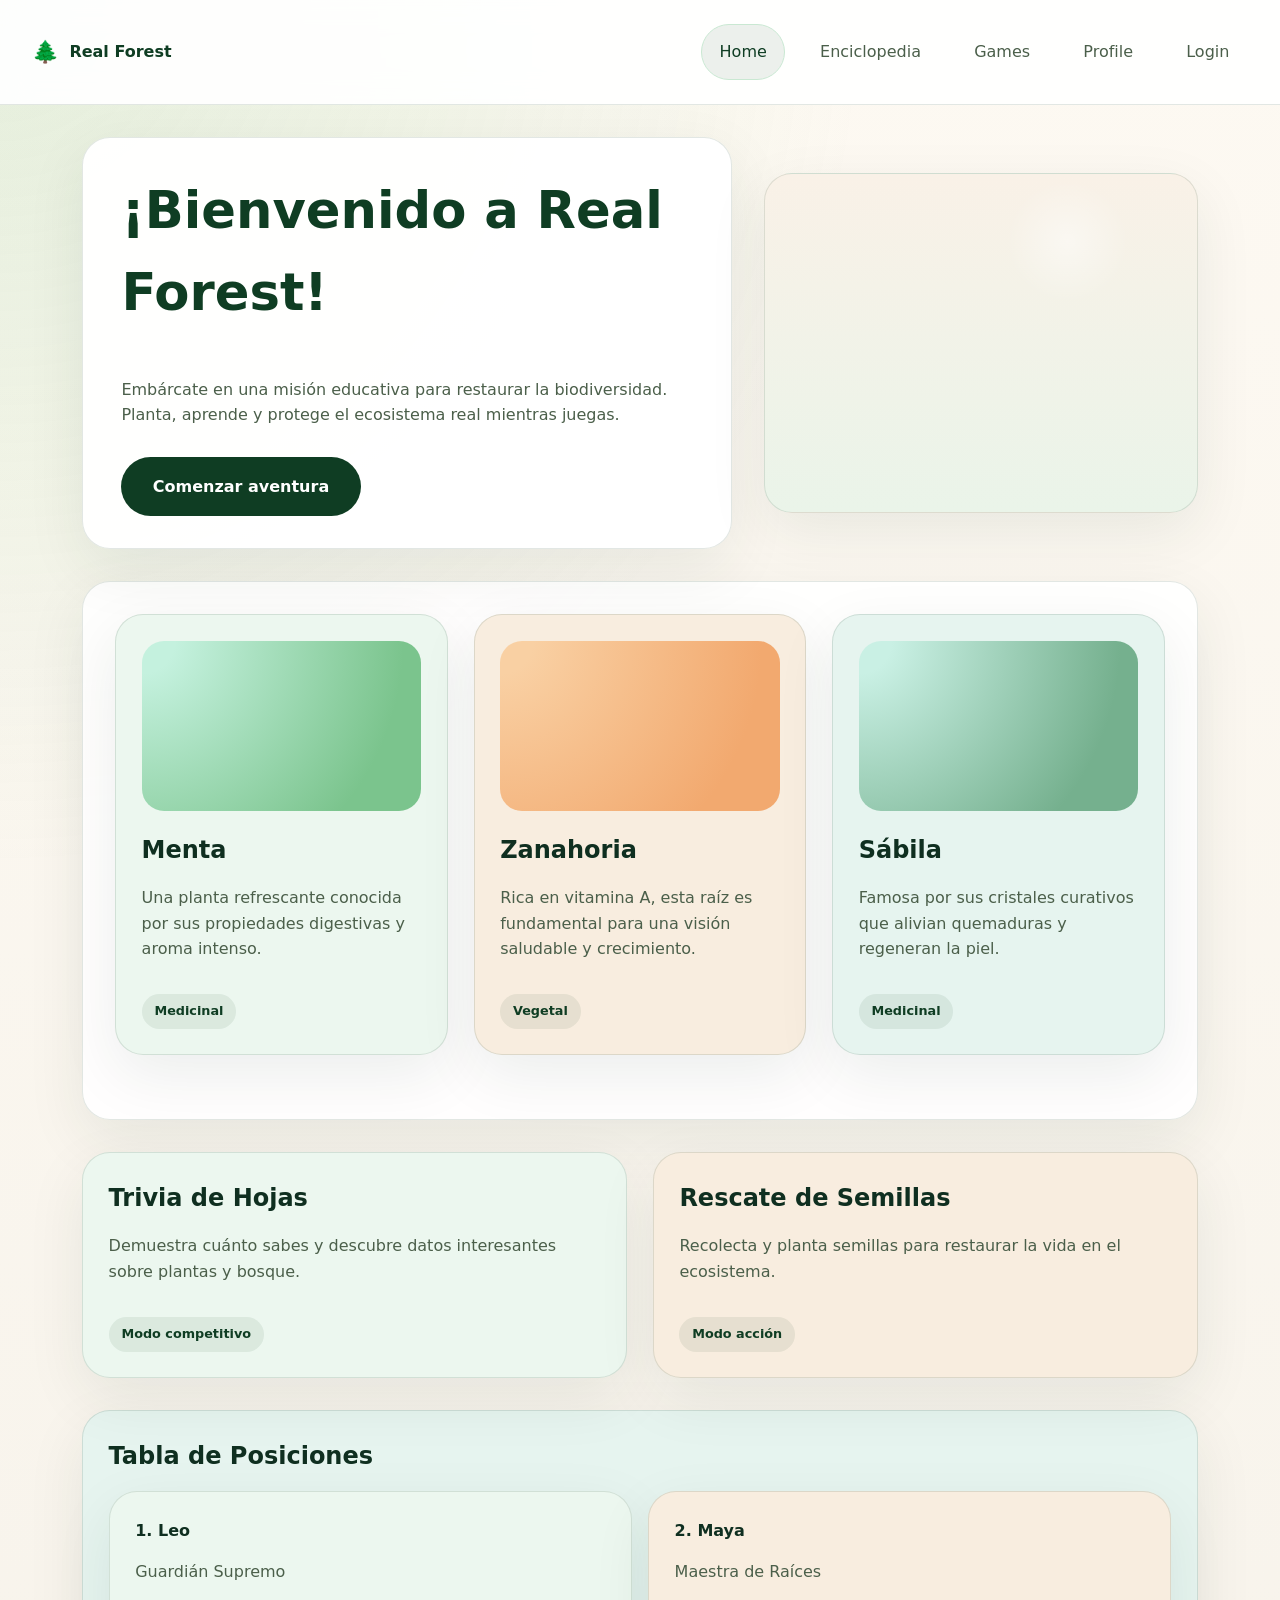
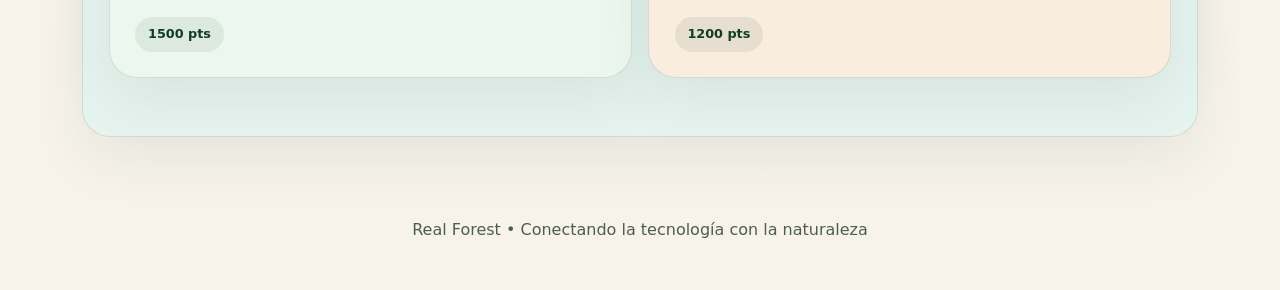
<file: index.html>
<!DOCTYPE html>
<html lang="es">
<head>
    <meta charset="UTF-8">
    <meta name="viewport" content="width=device-width, initial-scale=1.0">
    <title>Real Forest | Home</title>
    <link rel="stylesheet" href="styles.css">
</head>
<body>
    <header class="topbar">
        <div class="brand">
            <span class="brand-icon">🌲</span>
            <span>Real Forest</span>
        </div>
        <nav class="main-nav">
            <a href="index.html" class="active">Home</a>
            <a href="encyclopedia.html">Enciclopedia</a>
            <a href="games.html">Games</a>
            <a href="profile.html">Profile</a>
            <a href="/login/login.html">Login</a>
        </nav>
    </header>

    <main class="page home-page">
        <section class="hero">
            <div class="hero-copy">
                <h1>¡Bienvenido a Real Forest!</h1>
                <p id="welcome-info">Embárcate en una misión educativa para restaurar la biodiversidad. Planta, aprende y protege el ecosistema real mientras juegas.</p>
                <a id="begin-adventure" class="cta-button">Comenzar aventura</a>
            </div>
            <div class="hero-card">
                <div class="hero-figure"></div>
            </div>
        </section>

        <section class="section section-intro">
            <div class="section-row grid-three">
                <article class="feature-card card-mint">
                    <div class="card-image card-image-mint"></div>
                    <h2>Menta</h2>
                    <p>Una planta refrescante conocida por sus propiedades digestivas y aroma intenso.</p>
                    <span class="tag">Medicinal</span>
                </article>
                <article class="feature-card card-peach">
                    <div class="card-image card-image-carrot"></div>
                    <h2>Zanahoria</h2>
                    <p>Rica en vitamina A, esta raíz es fundamental para una visión saludable y crecimiento.</p>
                    <span class="tag">Vegetal</span>
                </article>
                <article class="feature-card card-seafoam">
                    <div class="card-image card-image-sabila"></div>
                    <h2>Sábila</h2>
                    <p>Famosa por sus cristales curativos que alivian quemaduras y regeneran la piel.</p>
                    <span class="tag">Medicinal</span>
                </article>
            </div>
        </section>

        <section class="grid-two">
            <article class="feature-card card-mint">
                <h2>Trivia de Hojas</h2>
                <p>Demuestra cuánto sabes y descubre datos interesantes sobre plantas y bosque.</p>
                <span class="small-tag">Modo competitivo</span>
            </article>
            <article class="feature-card card-peach">
                <h2>Rescate de Semillas</h2>
                <p>Recolecta y planta semillas para restaurar la vida en el ecosistema.</p>
                <span class="small-tag">Modo acción</span>
            </article>
        </section>

        <section class="feature-card card-seafoam">
            <h2>Tabla de Posiciones</h2>
            <div class="grid-two" style="gap: 1rem; margin-top: 1rem;">
                <div class="feature-card card-mint">
                    <strong>1. Leo</strong>
                    <p>Guardián Supremo</p>
                    <span class="tag">1500 pts</span>
                </div>
                <div class="feature-card card-peach">
                    <strong>2. Maya</strong>
                    <p>Maestra de Raíces</p>
                    <span class="tag">1200 pts</span>
                </div>
            </div>
        </section>
    </main>

    <footer class="page-footer">
        <p>Real Forest • Conectando la tecnología con la naturaleza</p>
    </footer>
    <script type="module" src="js/script.js" defer></script>
</body>
</html>
</file>
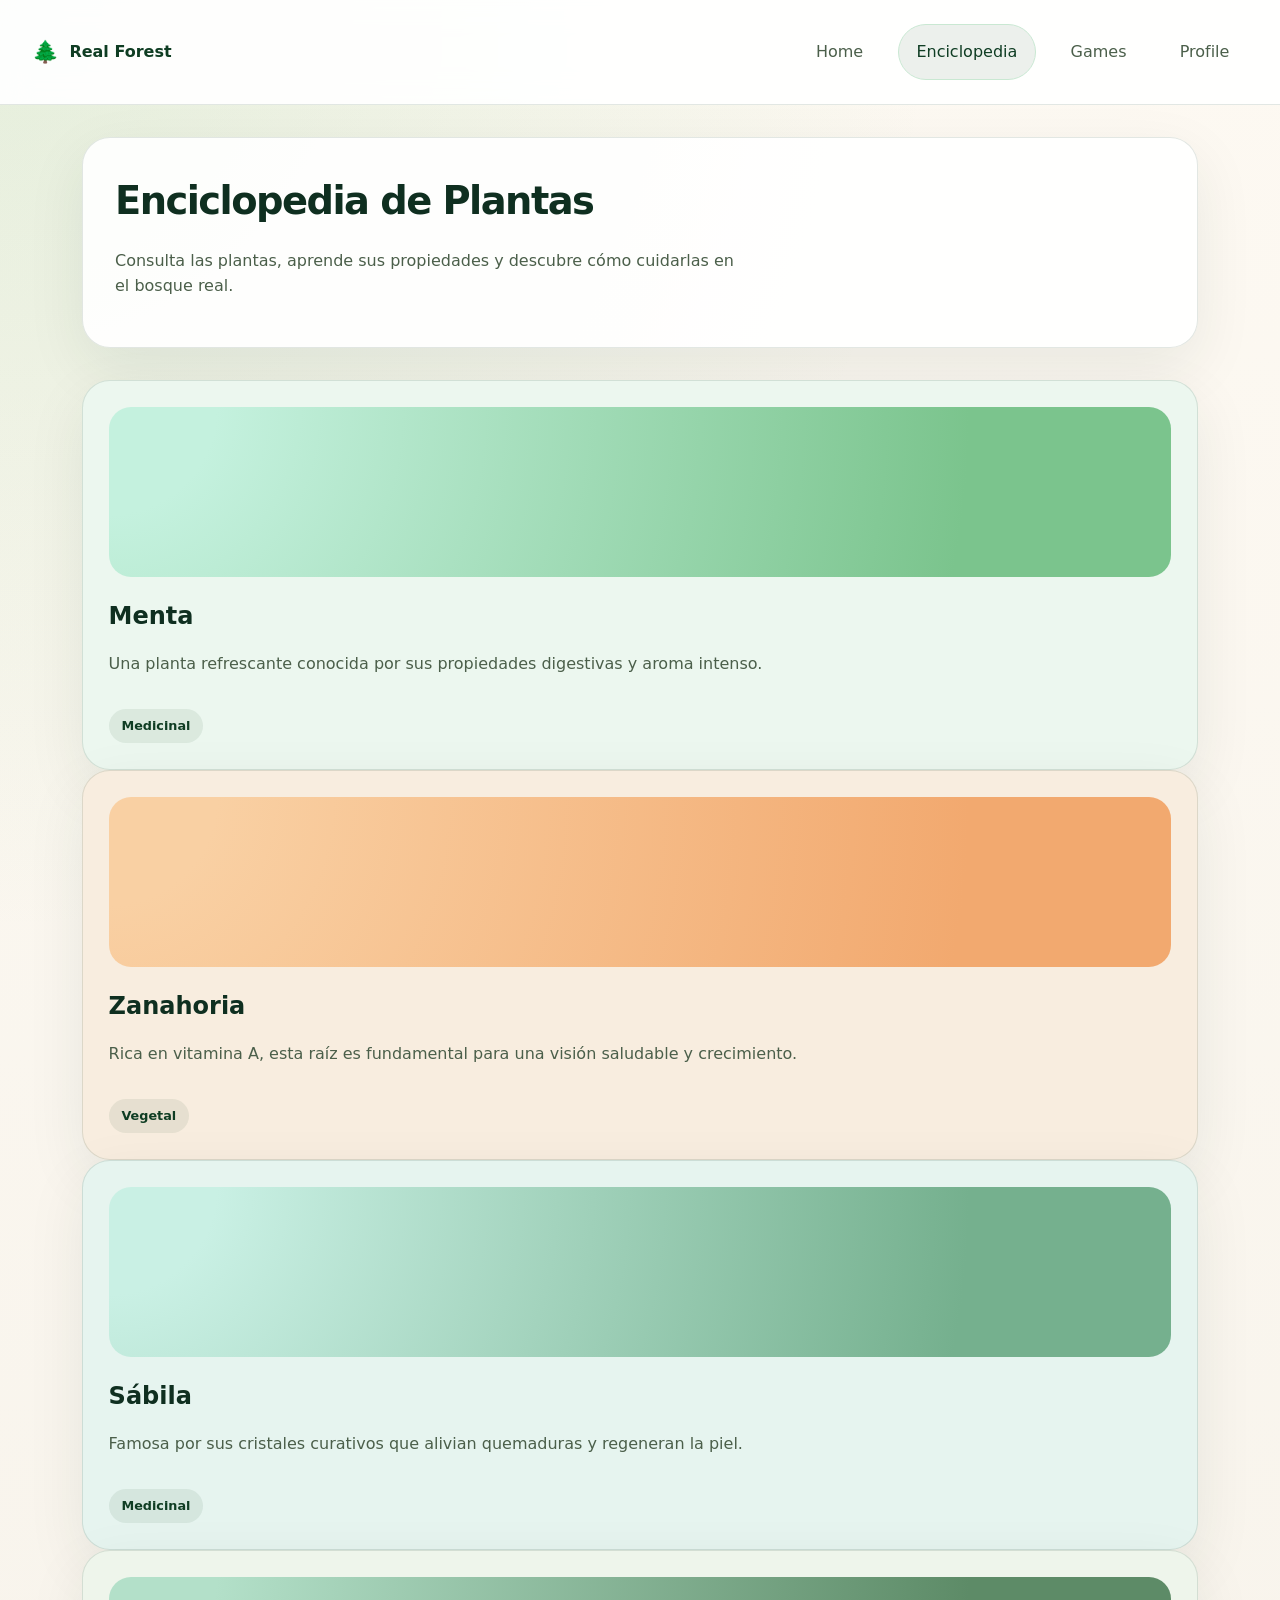
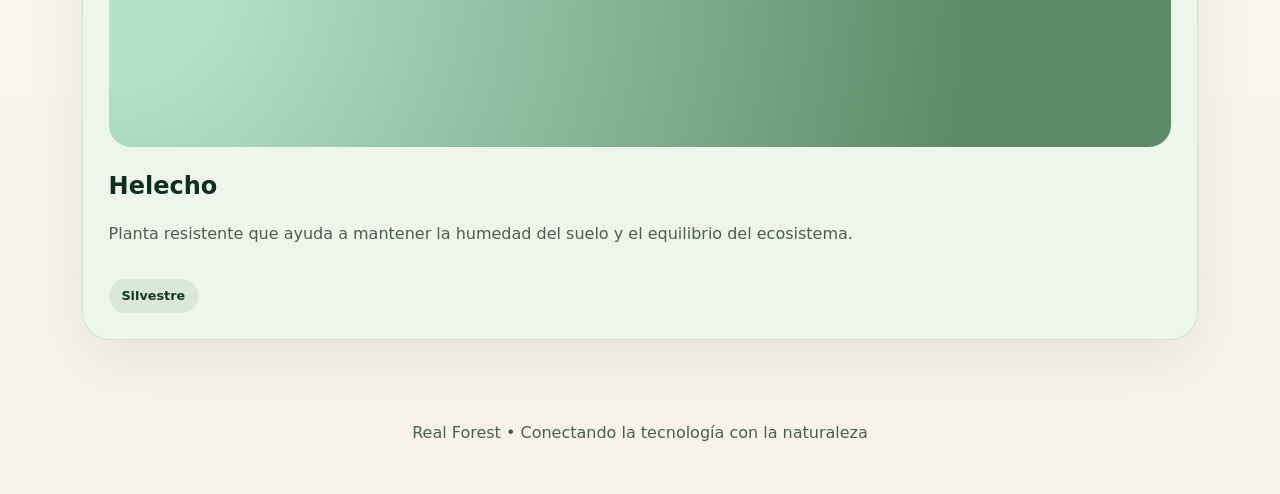
<file: encyclopedia.html>
<!DOCTYPE html>
<html lang="es">
<head>
    <meta charset="UTF-8">
    <meta name="viewport" content="width=device-width, initial-scale=1.0">
    <title>Real Forest | Enciclopedia</title>
    <link rel="stylesheet" href="styles.css">
</head>
<body>
    <header class="topbar">
        <div class="brand">
            <span class="brand-icon">🌲</span>
            <span>Real Forest</span>
        </div>
        <nav class="main-nav">
            <a href="index.html">Home</a>
            <a href="encyclopedia.html" class="active">Enciclopedia</a>
            <a href="games.html">Games</a>
            <a href="profile.html">Profile</a>
        </nav>
    </header>

    <main class="page encyclopedia-page">
        <section class="section section-intro">
            <h1>Enciclopedia de Plantas</h1>
            <p>Consulta las plantas, aprende sus propiedades y descubre cómo cuidarlas en el bosque real.</p>
        </section>

        <section class="card-grid">
            <article class="feature-card card-mint">
                <div class="card-image card-image-mint"></div>
                <h2>Menta</h2>
                <p>Una planta refrescante conocida por sus propiedades digestivas y aroma intenso.</p>
                <span class="tag">Medicinal</span>
            </article>
            <article class="feature-card card-peach">
                <div class="card-image card-image-carrot"></div>
                <h2>Zanahoria</h2>
                <p>Rica en vitamina A, esta raíz es fundamental para una visión saludable y crecimiento.</p>
                <span class="tag">Vegetal</span>
            </article>
            <article class="feature-card card-seafoam">
                <div class="card-image card-image-sabila"></div>
                <h2>Sábila</h2>
                <p>Famosa por sus cristales curativos que alivian quemaduras y regeneran la piel.</p>
                <span class="tag">Medicinal</span>
            </article>
            <article class="feature-card card-forest">
                <div class="card-image card-image-fern"></div>
                <h2>Helecho</h2>
                <p>Planta resistente que ayuda a mantener la humedad del suelo y el equilibrio del ecosistema.</p>
                <span class="tag">Silvestre</span>
            </article>
        </section>
    </main>

    <footer class="page-footer">
        <p>Real Forest • Conectando la tecnología con la naturaleza</p>
    </footer>
    <script type="module" src="js/script.js" defer></script>
</body>
</html>
</file>
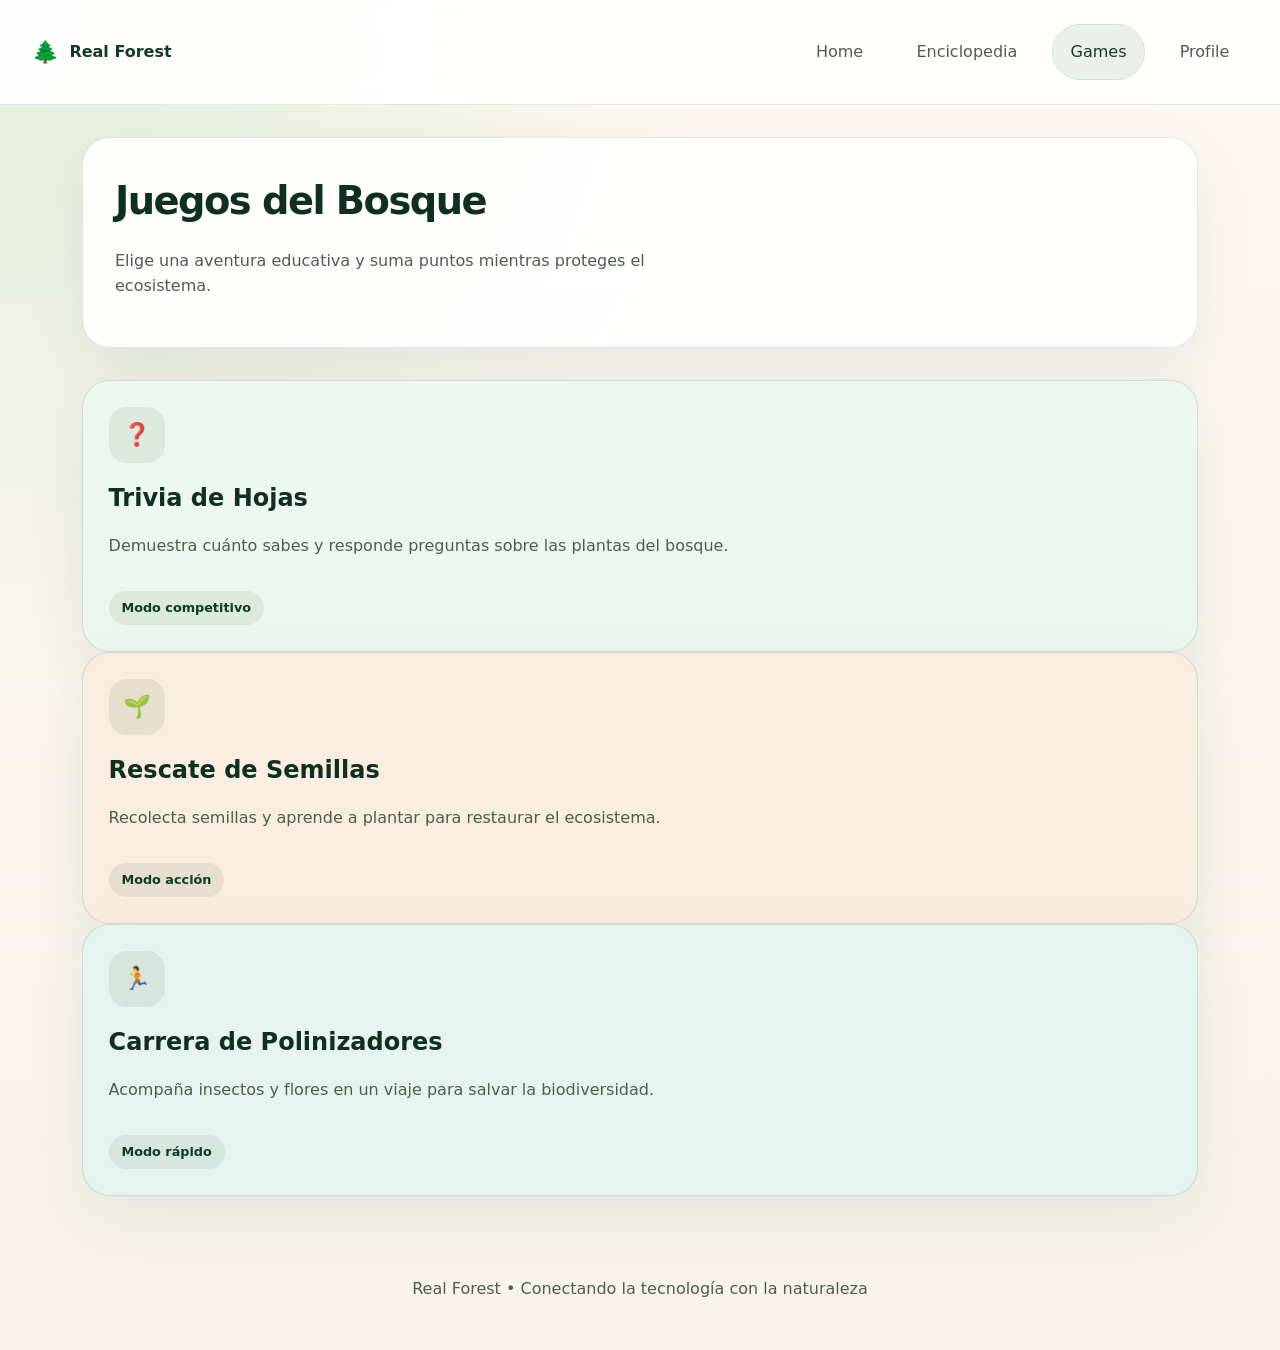
<file: games.html>
<!DOCTYPE html>
<html lang="es">
<head>
    <meta charset="UTF-8">
    <meta name="viewport" content="width=device-width, initial-scale=1.0">
    <title>Real Forest | Games</title>
    <link rel="stylesheet" href="styles.css">
</head>
<body>
    <header class="topbar">
        <div class="brand">
            <span class="brand-icon">🌲</span>
            <span>Real Forest</span>
        </div>
        <nav class="main-nav">
            <a href="index.html">Home</a>
            <a href="encyclopedia.html">Enciclopedia</a>
            <a href="games.html" class="active">Games</a>
            <a href="profile.html">Profile</a>
        </nav>
    </header>

    <main class="page games-page">
        <section class="section section-intro">
            <h1>Juegos del Bosque</h1>
            <p>Elige una aventura educativa y suma puntos mientras proteges el ecosistema.</p>
        </section>

        <section class="game-grid">
            <article class="game-card card-mint">
                <div class="game-icon">❓</div>
                <h2>Trivia de Hojas</h2>
                <p>Demuestra cuánto sabes y responde preguntas sobre las plantas del bosque.</p>
                <span class="small-tag">Modo competitivo</span>
            </article>
            <article class="game-card card-peach">
                <div class="game-icon">🌱</div>
                <h2>Rescate de Semillas</h2>
                <p>Recolecta semillas y aprende a plantar para restaurar el ecosistema.</p>
                <span class="small-tag">Modo acción</span>
            </article>
            <article class="game-card card-seafoam">
                <div class="game-icon">🏃</div>
                <h2>Carrera de Polinizadores</h2>
                <p>Acompaña insectos y flores en un viaje para salvar la biodiversidad.</p>
                <span class="small-tag">Modo rápido</span>
            </article>
        </section>
    </main>

    <footer class="page-footer">
        <p>Real Forest • Conectando la tecnología con la naturaleza</p>
    </footer>
    <script type="module" src="js/script.js" defer></script>
</body>
</html>
</file>
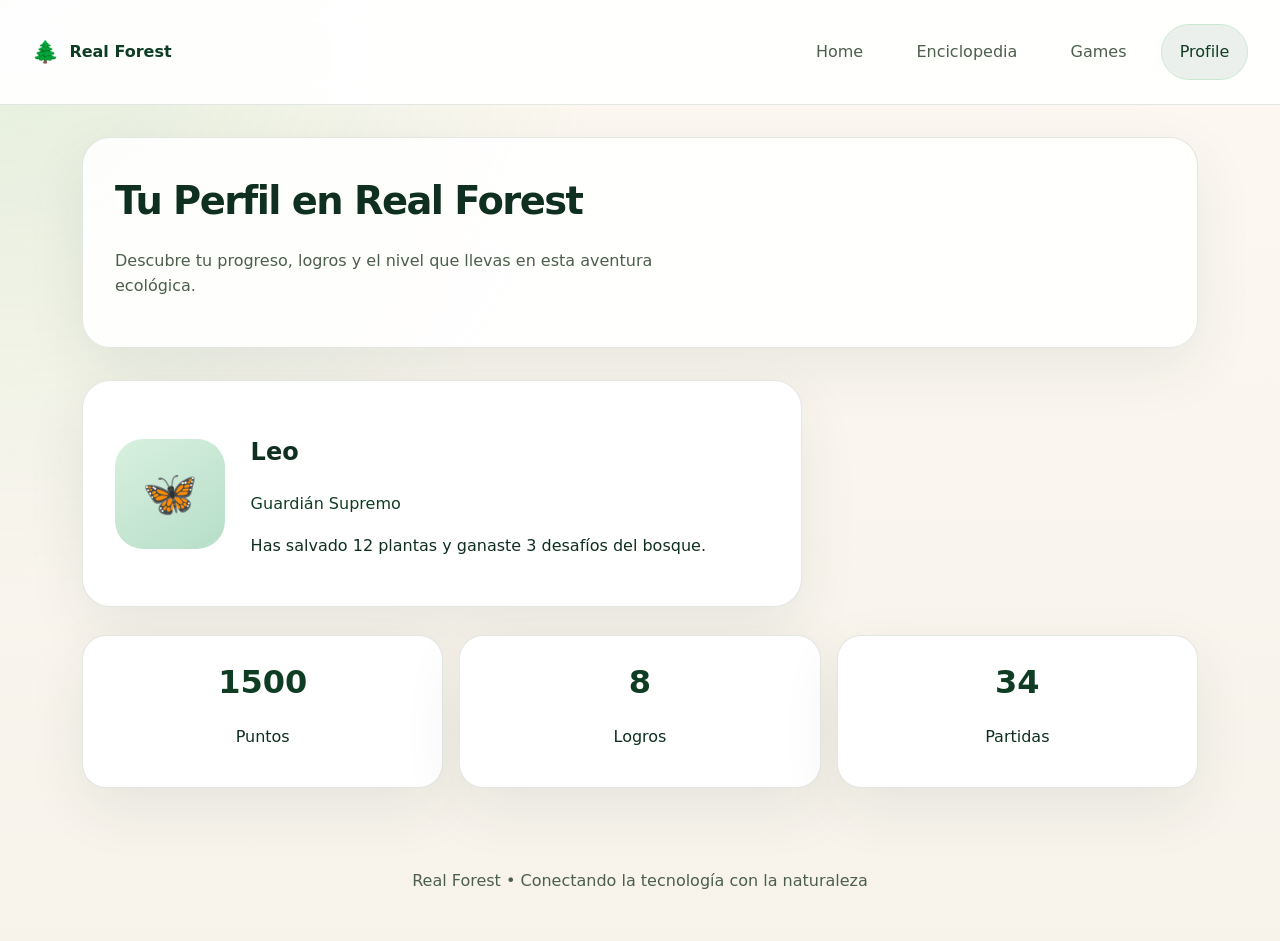
<file: profile.html>
<!DOCTYPE html>
<html lang="es">
<head>
    <meta charset="UTF-8">
    <meta name="viewport" content="width=device-width, initial-scale=1.0">
    <title>Real Forest | Profile</title>
    <link rel="stylesheet" href="styles.css">
</head>
<body>
    <header class="topbar">
        <div class="brand">
            <span class="brand-icon">🌲</span>
            <span>Real Forest</span>
        </div>
        <nav class="main-nav">
            <a href="index.html">Home</a>
            <a href="encyclopedia.html">Enciclopedia</a>
            <a href="games.html">Games</a>
            <a href="profile.html" class="active">Profile</a>
        </nav>
    </header>

    <main class="page profile-page">
        <section class="section section-intro">
            <h1>Tu Perfil en Real Forest</h1>
            <p>Descubre tu progreso, logros y el nivel que llevas en esta aventura ecológica.</p>
        </section>

        <section class="profile-card">
            <div class="avatar">🦋</div>
            <div>
                <h2>Leo</h2>
                <p class="profile-role">Guardián Supremo</p>
                <p>Has salvado 12 plantas y ganaste 3 desafíos del bosque.</p>
            </div>
        </section>

        <section class="profile-stats">
            <div>
                <span>1500</span>
                <p>Puntos</p>
            </div>
            <div>
                <span>8</span>
                <p>Logros</p>
            </div>
            <div>
                <span>34</span>
                <p>Partidas</p>
            </div>
        </section>
    </main>

    <footer class="page-footer">
        <p>Real Forest • Conectando la tecnología con la naturaleza</p>
    </footer>
    <script type="module" src="js/script.js" defer></script>
</body>
</html>
</file>
<file: styles.css>
:root {
    color-scheme: light;
    --bg: #f5f2eb;
    --surface: #ffffff;
    --surface-soft: #f7f5f0;
    --text: #0f2f20;
    --muted: #4b5f4a;
    --primary: #0f3d23;
    --primary-soft: #c9e8d2;
    --accent: #f7d1b1;
    --accent-strong: #e4af7b;
    --border: rgba(16, 60, 32, 0.12);
    --shadow: 0 20px 60px rgba(15, 47, 32, 0.08);
    --radius: 28px;
}

* {
    box-sizing: border-box;
}

html, body {
    margin: 0;
    padding: 0;
    min-height: 100%;
    font-family: Inter, system-ui, sans-serif;
    background: radial-gradient(circle at top left, rgba(119, 191, 117, 0.18), transparent 38%),
                linear-gradient(180deg, #fdf9f2 0%, #f7f3eb 100%);
    color: var(--text);
}

body {
    line-height: 1.6;
}

img {
    max-width: 100%;
    display: block;
}

a {
    color: inherit;
    text-decoration: none;
}

.topbar {
    display: flex;
    justify-content: space-between;
    align-items: center;
    gap: 1rem;
    padding: 1.5rem 2rem;
    background: rgba(255, 255, 255, 0.92);
    border-bottom: 1px solid var(--border);
    position: sticky;
    top: 0;
    z-index: 10;
    backdrop-filter: blur(14px);
}

.brand {
    display: inline-flex;
    align-items: center;
    gap: 0.65rem;
    font-weight: 700;
    color: var(--primary);
}

.brand-icon {
    font-size: 1.35rem;
}

.main-nav {
    display: flex;
    align-items: center;
    gap: 1rem;
    flex-wrap: wrap;
}

.main-nav a {
    padding: 0.9rem 1.1rem;
    border-radius: 999px;
    border: 1px solid transparent;
    color: var(--muted);
    transition: all 0.25s ease;
}

.main-nav a:hover,
.main-nav a.active {
    color: var(--primary);
    border-color: var(--primary-soft);
    background: rgba(14, 62, 34, 0.08);
}

.page {
    max-width: 1180px;
    margin: 0 auto;
    padding: 2rem;
}

.section-intro {
    background: rgba(255, 255, 255, 0.9);
    border: 1px solid var(--border);
    border-radius: var(--radius);
    padding: 2rem;
    margin-bottom: 2rem;
    box-shadow: var(--shadow);
}

.section-intro h1 {
    margin: 0 0 0.75rem;
    font-size: clamp(2rem, 3vw, 3rem);
    letter-spacing: -0.04em;
}

.section-intro p {
    max-width: 620px;
    color: var(--muted);
}

.home-page .hero {
    display: grid;
    grid-template-columns: 1.2fr 0.8fr;
    gap: 2rem;
    align-items: center;
    margin-bottom: 2rem;
}

.hero-copy {
    padding: 2rem 2.4rem;
    border-radius: var(--radius);
    background: rgba(255, 255, 255, 0.96);
    border: 1px solid var(--border);
    box-shadow: var(--shadow);
}

.hero-copy h1 {
    margin-top: 0;
    font-size: clamp(2.5rem, 4vw, 4rem);
    color: var(--primary);
}

.hero-copy p {
    margin: 1rem 0 1.8rem;
    color: var(--muted);
}

.cta-button {
    display: inline-flex;
    align-items: center;
    justify-content: center;
    padding: 1rem 1.9rem;
    border-radius: 999px;
    border: 1px solid transparent;
    background: var(--primary);
    color: #fff;
    font-weight: 700;
    transition: transform 0.22s ease, box-shadow 0.22s ease;
}

.cta-button:hover {
    transform: translateY(-2px);
    box-shadow: 0 18px 35px rgba(15, 47, 32, 0.18);
}

.hero-card {
    position: relative;
    min-height: 340px;
    border-radius: var(--radius);
    background: linear-gradient(180deg, #f9f1e7 0%, #eaf4e9 100%);
    border: 1px solid var(--border);
    overflow: hidden;
    box-shadow: var(--shadow);
    display: grid;
    place-content: center;
}

.hero-card::before {
    content: "";
    position: absolute;
    inset: 0;
    background: radial-gradient(circle at 70% 20%, rgba(255, 255, 255, 0.45), transparent 15%);
}

.hero-card .hero-figure {
    position: relative;
    width: 100%;
    height: 100%;
    background: radial-gradient(circle at 45% 20%, #9ecf8f 0%, #2c5f32 55%, #19311d 100%);
    border-radius: var(--radius);
}

.grid-two {
    display: grid;
    grid-template-columns: repeat(2, minmax(0, 1fr));
    gap: 1.6rem;
    margin-bottom: 2rem;
}

.grid-three {
    display: grid;
    grid-template-columns: repeat(3, minmax(0, 1fr));
    gap: 1.6rem;
    margin-bottom: 2rem;
}

.feature-card,
.game-card {
    border-radius: var(--radius);
    padding: 1.6rem;
    background: #fff;
    border: 1px solid var(--border);
    box-shadow: var(--shadow);
}

.feature-card h2,
.game-card h2 {
    margin: 0 0 0.75rem;
}

.feature-card p,
.game-card p {
    color: var(--muted);
}

.tag,
.small-tag {
    display: inline-flex;
    margin-top: 1rem;
    padding: 0.45rem 0.8rem;
    border-radius: 999px;
    font-size: 0.8rem;
    font-weight: 700;
    background: rgba(15, 61, 35, 0.08);
    color: var(--primary);
}

.card-mint {
    background: #ecf7ef;
}

.card-peach {
    background: #f8eddf;
}

.card-seafoam {
    background: #e6f4ef;
}

.card-forest {
    background: #eef5eb;
}

.card-image {
    height: 170px;
    border-radius: 22px;
    margin-bottom: 1.25rem;
    position: relative;
    overflow: hidden;
}

.card-image-mint {
    background: radial-gradient(circle at top left, #c4f1de 10%, #7bc48d 80%);
}

.card-image-carrot {
    background: radial-gradient(circle at top left, #f9d0a3 10%, #f2a96f 80%);
}

.card-image-sabila {
    background: radial-gradient(circle at top left, #c9f0e4 10%, #75b08e 80%);
}

.card-image-fern {
    background: radial-gradient(circle at top left, #b3e0c9 10%, #5d8b67 80%);
}

.game-icon {
    width: 56px;
    height: 56px;
    background: rgba(15, 61, 35, 0.08);
    display: grid;
    place-items: center;
    border-radius: 18px;
    font-size: 1.4rem;
    margin-bottom: 1rem;
}

.profile-card {
    display: flex;
    align-items: center;
    gap: 1.6rem;
    max-width: 720px;
    padding: 2rem;
    border-radius: var(--radius);
    background: #fff;
    border: 1px solid var(--border);
    box-shadow: var(--shadow);
}

.avatar {
    width: 110px;
    height: 110px;
    border-radius: 28px;
    display: grid;
    place-items: center;
    background: linear-gradient(145deg, #d8f0df, #b6dec8);
    font-size: 2.8rem;
}

.profile-role {
    margin: 0.35rem 0 0.85rem;
    color: var(--primary);
}

.profile-stats {
    display: grid;
    grid-template-columns: repeat(3, minmax(0, 1fr));
    gap: 1rem;
    margin-top: 1.75rem;
}

.profile-stats div {
    background: #fff;
    border: 1px solid var(--border);
    border-radius: 24px;
    padding: 1.3rem;
    text-align: center;
    box-shadow: var(--shadow);
}

.profile-stats span {
    display: block;
    font-size: 2rem;
    font-weight: 700;
    color: var(--primary);
}

.page-footer {
    padding: 2rem;
    text-align: center;
    color: var(--muted);
}

@media (max-width: 900px) {
    .home-page .hero,
    .grid-two,
    .grid-three {
        grid-template-columns: 1fr;
    }
}

@media (max-width: 640px) {
    .topbar {
        flex-direction: column;
        align-items: stretch;
    }

    .main-nav {
        justify-content: center;
    }

    .page {
        padding: 1rem;
    }

    .feature-card,
    .game-card,
    .profile-card {
        padding: 1.4rem;
    }
}
</file>
